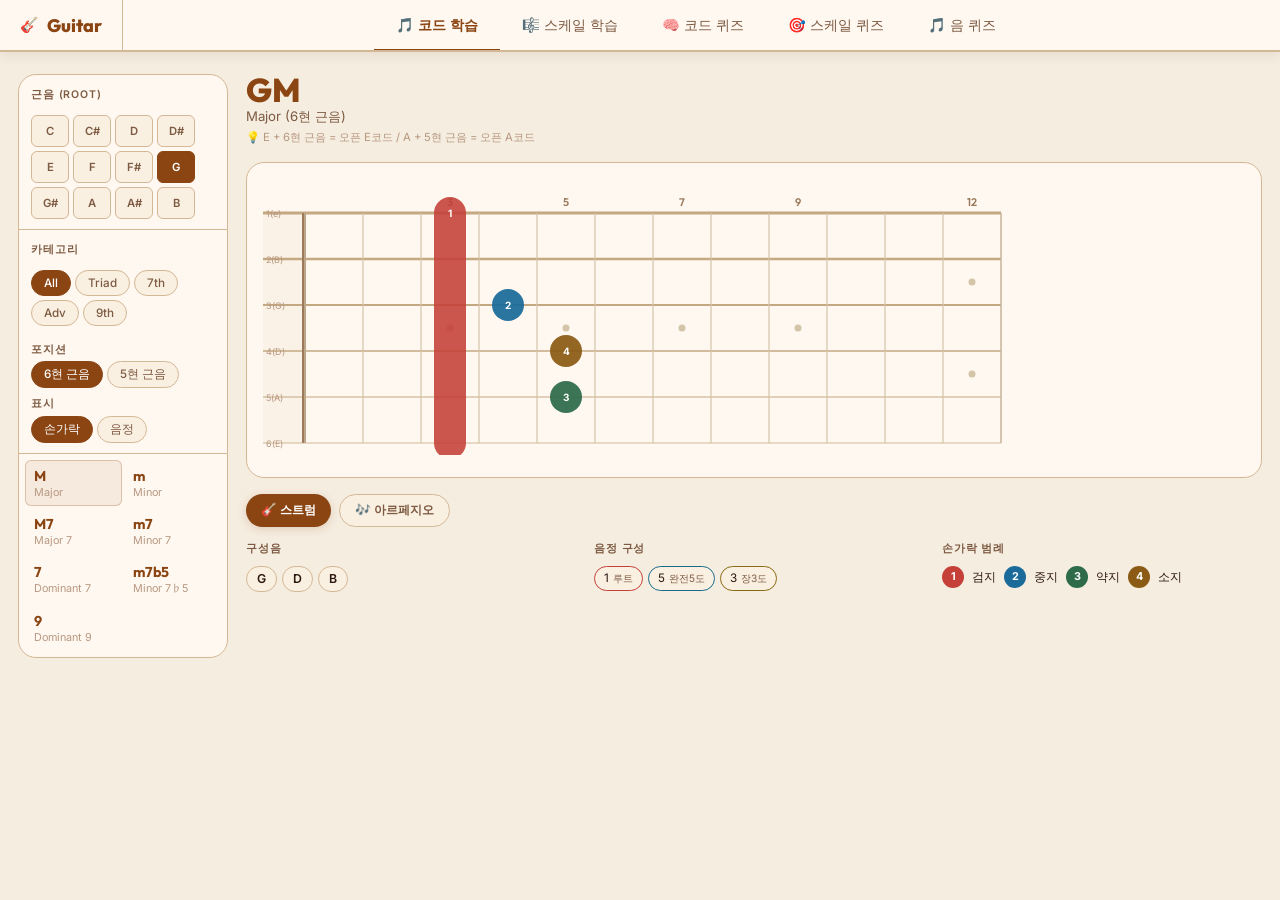
<file: index.html>
<!DOCTYPE html>
<html lang="ko">

<head>
  <meta charset="UTF-8" />
  <meta name="viewport" content="width=device-width, initial-scale=1.0" />
  <title>Guitar</title>
  <meta name="description" content="기타 코드·스케일 시각화 및 퀴즈 트레이너" />
  <meta name="theme-color" content="#8B4513" />
  <meta name="apple-mobile-web-app-capable" content="yes" />
  <meta name="apple-mobile-web-app-status-bar-style" content="black-translucent" />
  <meta name="apple-mobile-web-app-title" content="Guitar" />
  <link rel="manifest" href="manifest.json" />
  <link rel="icon" href="icons/icon.svg" type="image/svg+xml" />
  <link rel="apple-touch-icon" href="icons/icon-192.png" />
  <link rel="preconnect" href="https://fonts.googleapis.com" />
  <link
    href="https://fonts.googleapis.com/css2?family=Inter:wght@300;400;500;600;700&family=Outfit:wght@400;600;700;800&display=swap"
    rel="stylesheet" />
  <link rel="stylesheet" href="style.css" />
</head>

<body>

  <!-- ── Single-row Header + Tabs ─────────────────────────────────────────── -->
  <header class="app-bar">
    <div class="logo"><span>🎸</span><span class="logo-text">Guitar</span></div>
    <nav class="tab-nav">
      <button class="tab-btn active" data-tab="chord">🎵 코드 학습</button>
      <button class="tab-btn" data-tab="scale">🎼 스케일 학습</button>
      <button class="tab-btn" data-tab="chordquiz">🧠 코드 퀴즈</button>
      <button class="tab-btn" data-tab="scalequiz">🎯 스케일 퀴즈</button>
      <button class="tab-btn" data-tab="notequiz">🎵 음 퀴즈</button>
    </nav>
  </header>

  <!-- ══ PANEL 1 – CHORD ══════════════════════════════════════════════════ -->
  <div class="tab-panel active" id="panel-chord">
    <div class="panel-content chord-layout">
      <aside class="chord-sidebar">
        <div class="sidebar-section">
          <div class="control-label">근음 (Root)</div>
          <div class="root-grid">
            <button class="root-btn" data-note="C">C</button>
            <button class="root-btn" data-note="C#">C#</button>
            <button class="root-btn" data-note="D">D</button>
            <button class="root-btn" data-note="D#">D#</button>
            <button class="root-btn" data-note="E">E</button>
            <button class="root-btn" data-note="F">F</button>
            <button class="root-btn" data-note="F#">F#</button>
            <button class="root-btn active" data-note="G">G</button>
            <button class="root-btn" data-note="G#">G#</button>
            <button class="root-btn" data-note="A">A</button>
            <button class="root-btn" data-note="A#">A#</button>
            <button class="root-btn" data-note="B">B</button>
          </div>
        </div>
        <div class="sidebar-section">
          <div class="control-label">카테고리</div>
          <div class="btn-group">
            <button class="pill-btn cat-btn active" data-cat="All">All</button>
            <button class="pill-btn cat-btn" data-cat="Triad">Triad</button>
            <button class="pill-btn cat-btn" data-cat="7th">7th</button>
            <button class="pill-btn cat-btn" data-cat="Advanced">Adv</button>
            <button class="pill-btn cat-btn" data-cat="9th">9th</button>
          </div>
          <div class="pos-show-row">
            <div>
              <div class="control-label" style="margin-top:8px">포지션</div>
              <div class="btn-group">
                <button class="pill-btn pos-btn active" data-pos="root6">6현 근음</button>
                <button class="pill-btn pos-btn" data-pos="root5">5현 근음</button>
              </div>
            </div>
            <div>
              <div class="control-label" style="margin-top:8px">표시</div>
              <div class="btn-group">
                <button class="pill-btn show-btn active" data-show="fingers">손가락</button>
                <button class="pill-btn show-btn" data-show="intervals">음정</button>
              </div>
            </div>
          </div>
        </div>
        <div id="chord-list" class="chord-list"></div>
      </aside>

      <main class="chord-main">
        <div>
          <h1 id="chord-title" class="chord-title">GM</h1>
          <p id="chord-subtitle" class="chord-subtitle">Major (6현 근음)</p>
          <p style="font-size:0.75rem;color:var(--text-dim);margin-top:2px">
            💡 E + 6현 근음 = 오픈 E코드 / A + 5현 근음 = 오픈 A코드
          </p>
        </div>

        <div class="diagram-wrap" id="chord-diagram"></div>
        <div class="chord-info">
          <div class="sound-controls">
            <button class="sound-btn" id="btn-strum">🎸 스트럼</button>
            <button class="sound-btn ghost" id="btn-arpeggio">🎶 아르페지오</button>
          </div>
          <div class="info-row">
            <div class="info-section">
              <div class="control-label">구성음</div>
              <div id="chord-notes" class="tag-row"></div>
            </div>
            <div class="info-section">
              <div class="control-label">음정 구성</div>
              <div id="chord-intervals" class="tag-row"></div>
            </div>
            <div class="info-section">
              <div class="control-label">손가락 범례</div>
              <div class="legend-row">
                <span class="legend-dot" style="background:#C44038">1</span>검지
                <span class="legend-dot" style="background:#1A6B9A">2</span>중지
                <span class="legend-dot" style="background:#2D6B4A">3</span>약지
                <span class="legend-dot" style="background:#8B5A14">4</span>소지
              </div>
            </div>
          </div>
        </div>
      </main>
    </div>
  </div>

  <!-- ══ PANEL 2 – SCALE ══════════════════════════════════════════════════ -->
  <div class="tab-panel" id="panel-scale">
    <div class="panel-content">
      <div class="scale-controls">
        <div class="btn-group">
          <button class="pill-btn range-btn active" data-range="0">개방현 ~ 3프렛</button>
          <button class="pill-btn range-btn" data-range="1">3 ~ 7프렛</button>
          <button class="pill-btn range-btn" data-range="2">4 ~ 8프렛</button>
          <button class="pill-btn range-btn" data-range="3">7 ~ 10프렛</button>
        </div>
        <label style="display:flex;align-items:center;gap:6px;font-size:0.83rem;color:var(--text-muted);cursor:pointer">
          <input type="checkbox" id="scale-show-toggle" /> 도레미 표시
        </label>
      </div>
      <h2 id="scale-title" class="section-title">음표 위치 – 개방현 ~ 3프렛</h2>
      <p id="scale-subtitle" class="section-subtitle">자연음 (C D E F G A B) · 강조 범위 밖은 회색 표시 · 클릭하면 소리 재생</p>
      <div class="fretboard-wrap" id="scale-diagram"></div>
      <div class="note-legend">
        <span class="note-badge" style="background:#C44038">C 도</span>
        <span class="note-badge" style="background:#D4870A">D 레</span>
        <span class="note-badge" style="background:#2D6B4A">E 미</span>
        <span class="note-badge" style="background:#1A6B8A">F 파</span>
        <span class="note-badge" style="background:#7A2A9A">G 솔</span>
        <span class="note-badge" style="background:#8A4A1A">A 라</span>
        <span class="note-badge" style="background:#3A6A7A">B 시</span>
      </div>
    </div>
  </div>

  <!-- ══ PANEL 3 – CHORD QUIZ ═════════════════════════════════════════════ -->
  <div class="tab-panel" id="panel-chordquiz">
    <div class="panel-content">
      <div class="quiz-header">
        <h2 class="section-title">🧠 코드 퀴즈</h2>
        <p style="color:var(--text-muted);font-size:0.85rem">다이어그램을 보고 코드명을 맞춰보세요!</p>
        <div class="score-badge" style="margin-left:auto">점수 <strong id="cq-score">0 / 0</strong></div>
      </div>
      <div class="cq-body">
        <div class="cq-left">
          <div style="margin-bottom:8px"><button class="cq-play-btn" id="cq-play">🎸 재생</button></div>
          <div class="diagram-wrap" id="cq-diagram"></div>
        </div>
        <div class="cq-right">
          <div id="cq-options" class="cq-options-grid"></div>
          <div id="cq-result" class="cq-result"></div>
          <div class="cq-actions">
            <button class="action-btn secondary" id="cq-reveal">정답 보기</button>
            <button class="action-btn" id="cq-next">다음 문제 →</button>
          </div>
          <div class="cq-actions" style="margin-top:4px">
            <button class="action-btn secondary" id="cq-reset">점수 초기화</button>
          </div>
        </div>
      </div>
    </div>
  </div>

  <!-- ══ PANEL 4 – SCALE QUIZ ═════════════════════════════════════════════ -->
  <div class="tab-panel" id="panel-scalequiz">
    <div class="panel-content">
      <div class="quiz-header">
        <h2 class="section-title">🎯 스케일 퀴즈</h2>
        <p style="color:var(--text-muted);font-size:0.85rem">범위 내 자연음을 낮은(높은) 음부터 순서대로 클릭하세요!</p>
        <div class="score-badge" style="margin-left:auto"><strong id="sq-score">퀴즈를 시작하세요</strong></div>
      </div>
      <div class="sq-controls">
        <div class="btn-group">
          <button class="pill-btn sq-range-btn active" data-range="0">개방현 ~ 3</button>
          <button class="pill-btn sq-range-btn" data-range="1">3 ~ 7</button>
          <button class="pill-btn sq-range-btn" data-range="2">4 ~ 8</button>
          <button class="pill-btn sq-range-btn" data-range="3">7 ~ 10</button>
        </div>
        <select id="sq-dir-select" class="sq-select">
          <option value="asc">낮은 음부터</option>
          <option value="desc">높은 음부터</option>
        </select>
        <button class="action-btn" id="sq-start">🎲 새 퀴즈 시작</button>
        <label
          style="display:flex;align-items:center;gap:6px;font-size:0.83rem;color:var(--text-muted);cursor:pointer;margin-left:4px">
          <input type="checkbox" id="sq-solfege-toggle" /> 도레미 표시
        </label>
      </div>
      <div class="fretboard-wrap" id="sq-diagram">
        <div style="padding:40px;text-align:center;color:var(--text-muted)">[새 퀴즈 시작]을 클릭하세요.</div>
      </div>
    </div>
  </div>

  <!-- ══ PANEL 5 – NOTE QUIZ ══════════════════════════════════════════════ -->
  <div class="tab-panel" id="panel-notequiz">
    <div class="panel-content">
      <div class="quiz-header">
        <h2 class="section-title">🎵 음 퀴즈</h2>
        <p style="color:var(--text-muted);font-size:0.85rem">지판의 표시된 음 이름을 맞춰보세요!</p>
        <div class="score-badge" style="margin-left:auto">점수 <strong id="nq-score">0 / 0</strong></div>
      </div>
      <div class="cq-body">
        <div class="cq-left">
          <div style="margin-bottom:8px"><button class="cq-play-btn" id="nq-play">🎸 재생</button></div>
          <div class="diagram-wrap" id="nq-diagram"></div>
        </div>
        <div class="cq-right">
          <div id="nq-options" class="cq-options-grid"></div>
          <div id="nq-result" class="cq-result"></div>
          <div class="cq-actions">
            <button class="action-btn secondary" id="nq-reveal">정답 보기</button>
            <button class="action-btn" id="nq-next">다음 문제 →</button>
          </div>
          <div class="cq-actions" style="margin-top:4px">
            <button class="action-btn secondary" id="nq-reset">점수 초기화</button>
          </div>
        </div>
      </div>
    </div>
  </div>
  <!-- Application Scripts -->
  <script src="data/chords.js"></script>
  <script src="data/scales.js"></script>
  <script src="utils.js"></script>
  <script src="sound.js"></script>
  <script src="fretboard.js"></script>
  <script src="app.js"></script>
  <script>
    if ("serviceWorker" in navigator) {
      navigator.serviceWorker.register("sw.js").catch(() => { });
    }
  </script>
</body>

</html>
</file>
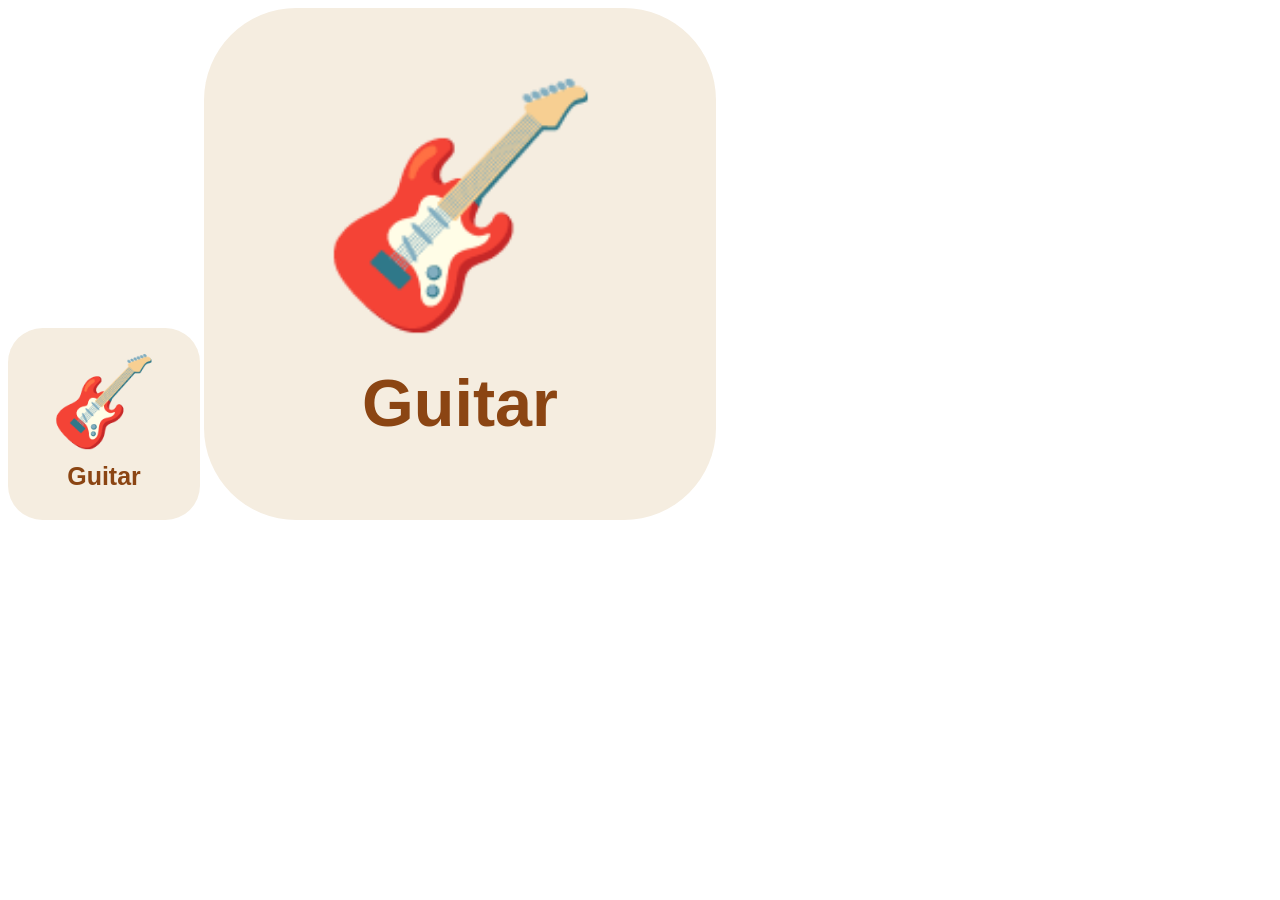
<file: icons/gen.html>
<!DOCTYPE html>
<html>

<body>
    <canvas id="c192" width="192" height="192"></canvas>
    <canvas id="c512" width="512" height="512"></canvas>
    <script>
        function draw(canvas) {
            const s = canvas.width;
            const ctx = canvas.getContext("2d");
            ctx.fillStyle = "#F5EDE0";
            ctx.beginPath(); ctx.roundRect(0, 0, s, s, s * 0.18); ctx.fill();
            ctx.font = `${s * 0.45}px serif`;
            ctx.textAlign = "center"; ctx.textBaseline = "middle";
            ctx.fillText("🎸", s / 2, s * 0.42);
            ctx.fillStyle = "#8B4513";
            ctx.font = `800 ${s * 0.13}px sans-serif`;
            ctx.fillText("Guitar", s / 2, s * 0.78);
        }
        draw(document.getElementById("c192"));
        draw(document.getElementById("c512"));
        document.getElementById("c192").toBlob(b => { const a = document.createElement("a"); a.href = URL.createObjectURL(b); a.download = "icon-192.png"; a.click() });
        document.getElementById("c512").toBlob(b => { const a = document.createElement("a"); a.href = URL.createObjectURL(b); a.download = "icon-512.png"; a.click() });
    </script>
</body>

</html>
</file>
<file: style.css>
/* ── Guitar – Warm Café Theme ─────────────────────────────────────────── */
*,
*::before,
*::after {
  box-sizing: border-box;
  margin: 0;
  padding: 0;
}

:root {
  --bg: #F5EDE0;
  --bg-card: #FFF8F0;
  --bg-elevated: #FAF0E2;
  --bg-hover: #EFE0CC;
  --border: #D4B896;
  --border-light: #C4A882;
  --text: #2C1810;
  --text-muted: #7D5A42;
  --text-dim: #B89880;
  --accent: #8B4513;
  --accent-h: #A0522D;
  --accent2: #C4874A;
  --teal: #3D7A6A;
  --red: #C44038;
  --radius-sm: 6px;
  --radius: 12px;
  --radius-lg: 18px;
  --shadow: 0 2px 12px rgba(80, 40, 10, .10);
  --transition: 0.18s ease;
}

html {
  font-size: 15px;
}

body {
  background: var(--bg);
  color: var(--text);
  font-family: 'Inter', sans-serif;
  min-height: 100vh;
  line-height: 1.5;
}

button {
  cursor: pointer;
  font-family: inherit;
  border: none;
  outline: none;
}

select {
  font-family: inherit;
}

/* ── App Bar (logo + tabs in one row) ───────────────────────────────────── */
.app-bar {
  display: flex;
  align-items: stretch;
  height: 52px;
  background: var(--bg-card);
  border-bottom: 2px solid var(--border);
  box-shadow: var(--shadow);
  padding: 0 20px 0 20px;
  position: sticky;
  top: 0;
  z-index: 100;
}

.logo {
  display: flex;
  align-items: center;
  gap: 8px;
  flex-shrink: 0;
  padding-right: 20px;
  border-right: 1px solid var(--border);
  margin-right: 8px;
}

.logo-text {
  font-family: 'Outfit', sans-serif;
  font-size: 1.2rem;
  font-weight: 800;
  color: var(--accent);
}

/* ── Tab Nav (inside header) ────────────────────────────────────────────── */
.tab-nav {
  flex: 1;
  display: flex;
  justify-content: center;
  align-items: stretch;
  overflow-x: auto;
}

.tab-btn {
  display: flex;
  align-items: center;
  gap: 5px;
  padding: 0 22px;
  height: 100%;
  background: transparent;
  color: var(--text-muted);
  font-size: 0.95rem;
  font-weight: 500;
  border-bottom: 3px solid transparent;
  white-space: nowrap;
  transition: var(--transition);
  position: relative;
  top: 2px;
  /* align border to bottom of bar */
}

.tab-btn:hover {
  color: var(--text);
  background: var(--bg-elevated);
}

.tab-btn.active {
  color: var(--accent);
  border-bottom-color: var(--accent);
  font-weight: 600;
}

/* ── Panels ──────────────────────────────────────────────────────────────── */
.tab-panel {
  display: none;
}

.tab-panel.active {
  display: block;
}

.panel-content {
  max-width: 1300px;
  margin: 0 auto;
  padding: 22px 18px;
}

/* ── Common Buttons ──────────────────────────────────────────────────────── */
.btn-group {
  display: flex;
  gap: 4px;
  flex-wrap: wrap;
}

.pill-btn {
  padding: 5px 12px;
  border-radius: 20px;
  background: var(--bg-elevated);
  border: 1px solid var(--border);
  color: var(--text-muted);
  font-size: 0.78rem;
  font-weight: 500;
  transition: var(--transition);
}

.pill-btn:hover {
  background: var(--bg-hover);
  color: var(--text);
}

.pill-btn.active {
  background: var(--accent);
  border-color: var(--accent);
  color: #fff;
}

.action-btn {
  padding: 8px 18px;
  border-radius: 22px;
  background: var(--accent);
  color: #fff;
  font-weight: 600;
  font-size: 0.88rem;
  box-shadow: 0 2px 8px rgba(139, 69, 19, .22);
  transition: var(--transition);
}

.action-btn:hover {
  background: var(--accent-h);
  transform: translateY(-1px);
}

.action-btn.secondary {
  background: var(--bg-elevated);
  border: 1px solid var(--border);
  color: var(--text-muted);
  box-shadow: none;
}

.action-btn.secondary:hover {
  color: var(--text);
  border-color: var(--border-light);
  transform: none;
}

.control-label {
  font-size: 0.7rem;
  font-weight: 600;
  text-transform: uppercase;
  letter-spacing: .08em;
  color: var(--text-muted);
  margin-bottom: 4px;
}

/* ── Root Buttons ────────────────────────────────────────────────────────── */
.root-grid {
  display: flex;
  gap: 4px;
  flex-wrap: wrap;
}

.root-btn {
  width: 38px;
  height: 32px;
  border-radius: var(--radius-sm);
  background: var(--bg-elevated);
  border: 1px solid var(--border);
  color: var(--text-muted);
  font-size: 0.75rem;
  font-weight: 600;
  transition: var(--transition);
}

.root-btn:hover {
  background: var(--bg-hover);
  color: var(--text);
}

.root-btn.active {
  background: var(--accent);
  border-color: var(--accent);
  color: #fff;
}

/* ══ CHORD MODE ══════════════════════════════════════════════════════════ */
.chord-layout {
  display: grid;
  grid-template-columns: 210px 1fr;
  gap: 18px;
  align-items: start;
}

.chord-sidebar {
  background: var(--bg-card);
  border: 1px solid var(--border);
  border-radius: var(--radius-lg);
  overflow: hidden;
  position: sticky;
  top: calc(52px + 12px);
}

.sidebar-section {
  padding: 12px 12px 10px;
  border-bottom: 1px solid var(--border);
  display: flex;
  flex-direction: column;
  gap: 8px;
}

/* 2-column chord list */
.chord-list {
  display: grid;
  grid-template-columns: 1fr 1fr;
  gap: 2px;
  padding: 6px;
  max-height: calc(100vh - 360px);
  overflow-y: auto;
}

.chord-list::-webkit-scrollbar {
  width: 4px;
}

.chord-list::-webkit-scrollbar-thumb {
  background: var(--border);
  border-radius: 4px;
}

.chord-item {
  display: flex;
  flex-direction: column;
  align-items: flex-start;
  padding: 6px 8px;
  border-radius: var(--radius-sm);
  background: transparent;
  border: 1px solid transparent;
  color: var(--text-muted);
  text-align: left;
  width: 100%;
  transition: var(--transition);
  gap: 1px;
}

.chord-item:hover {
  background: var(--bg-hover);
  color: var(--text);
}

.chord-item.active {
  background: rgba(139, 69, 19, .08);
  border-color: rgba(139, 69, 19, .25);
  color: var(--text);
}

.chord-symbol {
  font-family: 'Outfit', sans-serif;
  font-size: 0.95rem;
  font-weight: 700;
  color: var(--accent);
}

.chord-name {
  font-size: 0.72rem;
  color: var(--text-dim);
}

.chord-main {
  display: flex;
  flex-direction: column;
  gap: 16px;
}

.chord-title {
  font-family: 'Outfit', sans-serif;
  font-size: 2.2rem;
  font-weight: 800;
  color: var(--accent);
  line-height: 1;
}

.chord-subtitle {
  color: var(--text-muted);
  font-size: 0.88rem;
}

.diagram-wrap {
  background: var(--bg-card);
  border: 1px solid var(--border);
  border-radius: var(--radius-lg);
  padding: 16px;
  overflow-x: auto;
}

.chord-info {
  display: flex;
  flex-direction: column;
  gap: 14px;
}

.info-row {
  display: flex;
  gap: 28px;
  flex-wrap: wrap;
  align-items: flex-start;
}

.info-row .info-section {
  flex: 1;
  min-width: 110px;
}

.sound-controls {
  display: flex;
  gap: 8px;
  flex-wrap: wrap;
}

.sound-btn {
  display: inline-flex;
  align-items: center;
  gap: 5px;
  padding: 7px 15px;
  border-radius: 20px;
  background: var(--accent);
  color: #fff;
  font-weight: 600;
  font-size: 0.83rem;
  box-shadow: 0 2px 8px rgba(139, 69, 19, .2);
  transition: var(--transition);
}

.sound-btn:hover {
  background: var(--accent-h);
  transform: translateY(-1px);
}

.sound-btn.ghost {
  background: var(--bg-elevated);
  border: 1px solid var(--border);
  color: var(--text-muted);
  box-shadow: none;
}

.sound-btn.ghost:hover {
  color: var(--text);
  border-color: var(--border-light);
  transform: none;
}

.info-section {
  display: flex;
  flex-direction: column;
  gap: 5px;
}

.tag-row {
  display: flex;
  gap: 5px;
  flex-wrap: wrap;
}

.note-tag {
  padding: 3px 10px;
  border-radius: 20px;
  background: var(--bg-elevated);
  border: 1px solid var(--border);
  font-size: 0.82rem;
  font-weight: 600;
}

.iv-tag {
  padding: 3px 9px;
  border-radius: 20px;
  background: var(--bg-elevated);
  border: 1.5px solid;
  font-size: 0.78rem;
  display: flex;
  align-items: center;
  gap: 4px;
}

.iv-tag small {
  color: var(--text-muted);
  font-size: 0.68rem;
}

.legend-row {
  display: flex;
  align-items: center;
  gap: 8px;
  flex-wrap: wrap;
  font-size: 0.82rem;
}

.legend-dot {
  display: inline-flex;
  align-items: center;
  justify-content: center;
  width: 22px;
  height: 22px;
  border-radius: 50%;
  color: #fff;
  font-size: 0.72rem;
  font-weight: 700;
}

/* ══ SCALE MODE ══════════════════════════════════════════════════════════ */
.scale-controls {
  display: flex;
  align-items: center;
  gap: 12px;
  flex-wrap: wrap;
  margin-bottom: 16px;
}

.section-title {
  font-family: 'Outfit', sans-serif;
  font-size: 1.5rem;
  font-weight: 700;
  color: var(--accent);
  margin-bottom: 3px;
}

.section-subtitle {
  color: var(--text-muted);
  font-size: 0.83rem;
  margin-bottom: 12px;
}

.fretboard-wrap {
  background: var(--bg-card);
  border: 1px solid var(--border);
  border-radius: var(--radius-lg);
  padding: 16px;
  overflow-x: auto;
}

.note-legend {
  display: flex;
  gap: 6px;
  flex-wrap: wrap;
  margin-top: 12px;
}

.note-badge {
  padding: 3px 9px;
  border-radius: 20px;
  color: #fff;
  font-size: 0.73rem;
  font-weight: 600;
}

/* ══ QUIZ SHARED ═════════════════════════════════════════════════════════ */
.quiz-header {
  display: flex;
  align-items: center;
  gap: 14px;
  flex-wrap: wrap;
  margin-bottom: 18px;
}

.score-badge {
  display: flex;
  align-items: center;
  gap: 6px;
  padding: 5px 13px;
  border-radius: 20px;
  background: var(--bg-elevated);
  border: 1px solid var(--border);
  font-size: 0.83rem;
}

.score-badge strong {
  color: var(--accent);
}

/* ══ CHORD / NOTE QUIZ ═══════════════════════════════════════════════════ */
.cq-body {
  display: grid;
  grid-template-columns: 1fr auto;
  gap: 24px;
  align-items: start;
}

.cq-left {
  display: flex;
  flex-direction: column;
  gap: 10px;
}

.cq-right {
  display: flex;
  flex-direction: column;
  gap: 10px;
  min-width: 210px;
}

.cq-options-grid {
  display: grid;
  grid-template-columns: 1fr 1fr;
  gap: 8px;
}

.cq-opt-btn {
  padding: 13px 8px;
  border-radius: var(--radius);
  background: var(--bg-elevated);
  border: 1.5px solid var(--border);
  color: var(--text);
  font-size: 1rem;
  font-weight: 700;
  font-family: 'Outfit', sans-serif;
  transition: var(--transition);
}

.cq-opt-btn:hover {
  background: var(--bg-hover);
  border-color: var(--border-light);
  transform: translateY(-1px);
}

.cq-opt-btn.correct {
  background: rgba(61, 122, 106, .12);
  border-color: var(--teal);
  color: var(--teal);
}

.cq-opt-btn.wrong {
  background: rgba(196, 64, 56, .10);
  border-color: var(--red);
  color: var(--red);
}

.cq-result {
  font-size: 1rem;
  font-weight: 600;
  min-height: 1.5em;
}

.cq-result.correct {
  color: var(--teal);
}

.cq-result.wrong {
  color: var(--red);
}

.cq-actions {
  display: flex;
  gap: 7px;
  flex-wrap: wrap;
}

.cq-play-btn {
  display: inline-flex;
  align-items: center;
  gap: 5px;
  padding: 6px 13px;
  border-radius: 18px;
  background: var(--bg-elevated);
  border: 1px solid var(--border);
  color: var(--text-muted);
  font-size: 0.82rem;
  font-weight: 600;
  transition: var(--transition);
}

.cq-play-btn:hover {
  color: var(--text);
  border-color: var(--border-light);
}

/* ══ SCALE QUIZ ══════════════════════════════════════════════════════════ */
.sq-controls {
  display: flex;
  align-items: center;
  gap: 10px;
  flex-wrap: wrap;
  margin-bottom: 14px;
}

.sq-select {
  padding: 6px 11px;
  border-radius: 20px;
  background: var(--bg-elevated);
  border: 1px solid var(--border);
  color: var(--text);
  font-size: 0.82rem;
  appearance: none;
}

/* ── Shake animation ────────────────────────────────────────────────────── */
@keyframes shake {

  0%,
  100% {
    transform: translateX(0)
  }

  20% {
    transform: translateX(-6px)
  }

  40% {
    transform: translateX(6px)
  }

  60% {
    transform: translateX(-4px)
  }

  80% {
    transform: translateX(4px)
  }
}

.shake {
  animation: shake .4s ease;
}

/* ── Responsive ──────────────────────────────────────────────────────────── */
@media (max-width: 860px) {

  html,
  body {
    overflow-x: hidden;
    max-width: 100vw;
  }

  .chord-layout {
    grid-template-columns: 1fr;
    width: 100%;
  }

  .chord-layout>* {
    min-width: 0;
  }

  .chord-sidebar {
    position: static;
    border-radius: var(--radius-md);
    margin-bottom: 20px;
    display: block;
    z-index: 10;
  }

  .sidebar-section {
    padding: 8px 10px;
  }

  .root-grid {
    display: grid;
    grid-template-columns: repeat(6, 1fr);
    gap: 4px;
    width: 100%;
  }

  .root-btn {
    width: 100%;
    height: 30px;
    font-size: 0.72rem;
    padding: 0;
  }

  .pos-show-row {
    display: flex;
    gap: 16px;
    align-items: flex-start;
  }

  .pos-show-row>div {
    flex: 1;
  }

  .btn-group {
    justify-content: flex-start;
    flex-wrap: wrap;
  }

  .cq-body {
    grid-template-columns: 1fr;
  }

  .info-row {
    flex-direction: column;
    gap: 10px;
  }

  .panel-content {
    padding: 12px 8px;
  }

  .cq-options-grid {
    grid-template-columns: 1fr;
  }

  .tab-btn {
    padding: 0 10px;
    font-size: 0.78rem;
  }

  .app-bar {
    height: 46px;
    padding: 0 8px;
  }

  .logo {
    padding-right: 10px;
    margin-right: 4px;
  }

  .logo-text {
    font-size: 1rem;
  }

  .fretboard-wrap,
  .diagram-wrap {
    overflow: hidden;
    padding: 8px;
  }

  .chord-list {
    grid-template-columns: repeat(4, 1fr);
    gap: 4px;
    max-height: 160px;
    overflow-y: auto;
  }

  .chord-item {
    padding: 6px 4px;
  }

  .chord-symbol {
    font-size: 0.95rem;
  }

  .chord-name {
    font-size: 0.65rem;
    word-break: break-all;
  }

  .sq-controls,
  .scale-controls,
  .quiz-header {
    gap: 6px;
  }

  .pill-btn {
    padding: 5px 9px;
    font-size: 0.72rem;
  }

  .action-btn {
    padding: 7px 14px;
    font-size: 0.82rem;
  }

  .section-title {
    font-size: 1.2rem;
  }

  .chord-title {
    font-size: 1.6rem;
  }
}
</file>
